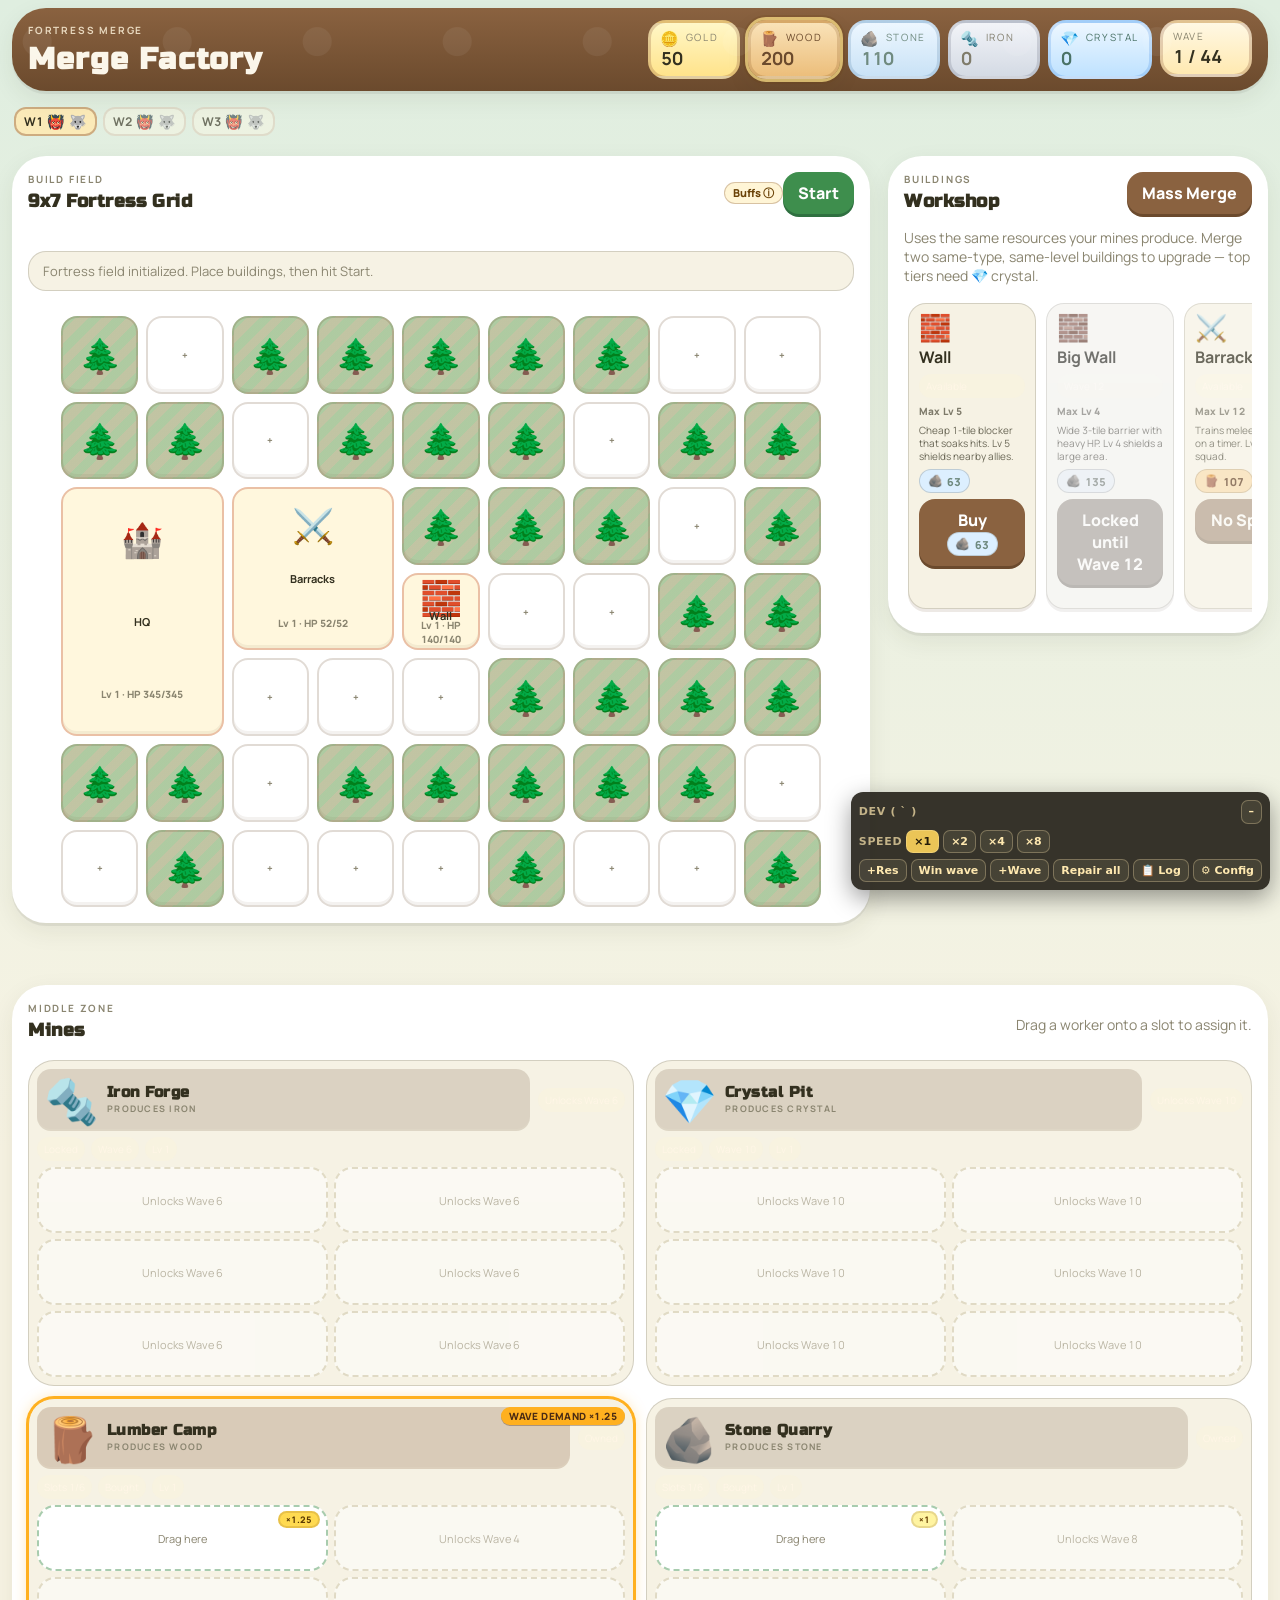
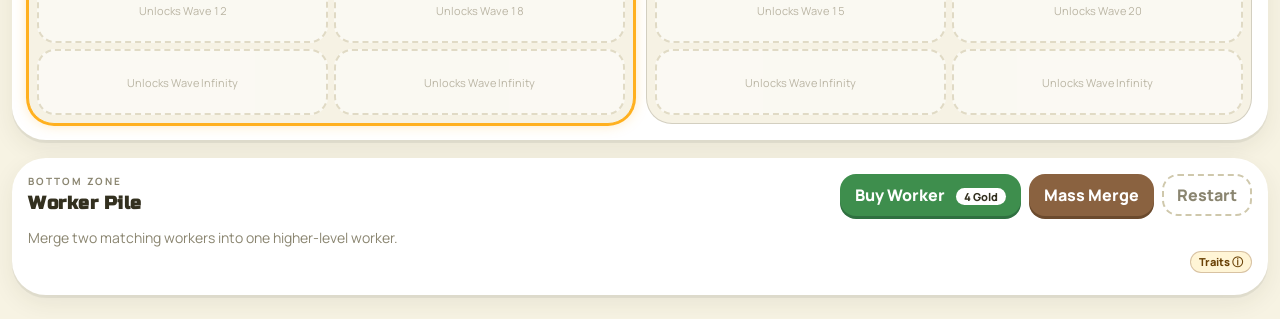
<file: index.html>
<!DOCTYPE html>
<html lang="ru">
<head>
  <meta charset="UTF-8">
  <meta name="viewport" content="width=device-width, initial-scale=1.0">
  <title>Fortress Merge Factory Prototype</title>
  <link rel="icon" href="data:,">
  <link rel="preconnect" href="https://fonts.googleapis.com">
  <link rel="preconnect" href="https://fonts.gstatic.com" crossorigin>
  <link href="https://fonts.googleapis.com/css2?family=Russo+One&family=Manrope:wght@400;500;700;800&display=swap" rel="stylesheet">
  <link rel="stylesheet" href="./styles.css">
</head>
<body>
  <div id="fxLayer" class="fx-layer" aria-hidden="true"></div>
  <div id="screenDeck" class="screen-deck show-bottom">
    <section id="fortressScreen" class="game-screen fortress-screen" aria-label="Fortress building screen">
      <div class="app-shell fortress-shell">
        <header class="topbar fortress-topbar">
          <div>
            <p class="eyebrow">Fortress Merge</p>
            <h1 id="gameTitle" title="Press E for cheats">Merge Factory</h1>
          </div>
          <div class="resource-bar">
            <div id="selectedUnitChip" class="resource-chip selection-chip is-empty">
              <div class="resource-chip-top">
                <span class="resource-icon selection-icon" aria-hidden="true"></span>
                <span class="resource-label">Selected</span>
              </div>
              <strong id="selectedUnitValue">None</strong>
              <span id="selectedUnitHint" class="selection-hint">Tap a unit to choose it.</span>
            </div>
            <div id="resourceList" class="resource-list"></div>
            <div class="resource-chip">
              <span class="resource-label">Wave</span>
              <strong id="waveValue">0 / 0</strong>
            </div>
          </div>
          <div id="cheatPanel" class="cheat-panel" hidden>
            <span class="resource-label">Cheats</span>
            <button id="grantResourcesButton" class="secondary-button" type="button">+1000 resources</button>
          </div>
        </header>
        <div class="wave-telegraph" id="waveTelegraph"></div>

        <main class="fortress-layout">
          <section class="panel fortress-panel">
            <div class="panel-header">
              <div>
                <p class="eyebrow">Build Field</p>
                <h2>9x7 Fortress Grid</h2>
              </div>
              <div class="fortress-actions">
                <button id="fortressBuffsButton" class="info-chip" type="button" aria-expanded="false" aria-controls="fortressBuffsPanel">Buffs ⓘ</button>
                <button id="fortressFightButton" class="primary-button" type="button">To Battle</button>
                <button id="fortressGiveUpButton" class="danger-button" type="button" hidden>Give Up</button>
              </div>
            </div>
            <p id="fortressMessage" class="battle-log">Clear space, place buildings, then send prepared units to battle.</p>
            <div id="bossHpBar" class="boss-hp-bar" hidden></div>
            <div id="fortressField" class="fortress-field" aria-label="Fortress build field"></div>
            <div id="unplacedTray" class="unplaced-tray" hidden></div>
            <div id="trayActions" class="tray-actions" hidden>
              <button id="trayMassMergeButton" class="secondary-button">Mass Merge</button>
            </div>
          </section>
          <section class="panel fortress-shop-panel">
            <div class="panel-header">
              <div>
                <p class="eyebrow">Buildings</p>
                <h2>Workshop</h2>
              </div>
              <div class="reserve-actions">
                <button id="fortressMassMergeButton" class="secondary-button">Mass Merge</button>
              </div>
            </div>
            <p class="panel-note">Uses the same resources your mines produce. Merge two same-type, same-level buildings to upgrade — top tiers need 💎 crystal.</p>
            <div id="fortressShop" class="fortress-shop"></div>
          </section>
        </main>
      </div>
    </section>

    <section id="productionScreen" class="game-screen production-screen" aria-label="Production screen">
      <div class="app-shell">
        <main class="layout-grid">
          <section class="middle-row">
            <section class="panel mines-panel">
          <div class="panel-header">
            <div>
              <p class="eyebrow">Middle Zone</p>
              <h2>Mines</h2>
            </div>
            <p class="panel-note">Drag a worker onto a slot to assign it.</p>
          </div>
          <div id="minesGrid" class="mines-grid"></div>
        </section>

      </section>

      <section class="panel reserve-panel">
        <div class="panel-header">
          <div>
            <p class="eyebrow">Bottom Zone</p>
            <h2>Worker Pile</h2>
          </div>
          <div class="reserve-actions">
            <button id="buyUnitButton" class="primary-button">Buy Worker</button>
            <button id="massMergeButton" class="secondary-button">Mass Merge</button>
            <button id="restartButton" class="ghost-button">Restart</button>
          </div>
        </div>
        <div class="reserve-note">
          <span class="reserve-note-text">Merge two matching workers into one higher-level worker.</span>
        </div>
        <div class="reserve-info-row">
          <button id="traitInfoButton" class="info-chip" type="button" aria-expanded="false" aria-controls="traitInfoPanel">Traits ⓘ</button>
        </div>
        <div id="reserveZone" class="reserve-zone"></div>
      </section>
        </main>
      </div>
    </section>
  </div>

  <!-- Kept as a body-level sibling so `position: fixed` is measured against the
       viewport, not the transformed `.screen-deck` (which uses translateY for the
       swipe transition and would otherwise offset any fixed descendant). -->
  <div id="traitInfoPanel" class="trait-info-panel" hidden></div>
  <div id="fortressBuffsPanel" class="trait-info-panel" hidden></div>

  <div id="upgradeOverlay" class="upgrade-overlay" hidden>
    <section class="upgrade-card" aria-label="Choose reward">
      <p class="eyebrow">Victory Reward</p>
      <h2>Choose a Reward</h2>
      <div id="upgradeChoices" class="upgrade-choices"></div>
    </section>
  </div>

  <div id="capstoneOverlay" class="upgrade-overlay" hidden>
    <section class="upgrade-card" aria-label="Choose worker capstone">
      <p class="eyebrow">Max Level Worker</p>
      <h2>Choose a Capstone</h2>
      <div id="capstoneChoices" class="upgrade-choices"></div>
    </section>
  </div>

  <div id="runEndOverlay" class="upgrade-overlay" hidden>
    <section class="upgrade-card run-end-card" aria-label="Run complete">
      <p class="eyebrow">Fortress Run</p>
      <h2 id="runEndTitle">Prototype Complete</h2>
      <p id="runEndText">The fortress survived every wave.</p>
      <button id="runEndRestartButton" class="primary-button" type="button">Start Again</button>
    </section>
  </div>

  <script type="module" src="./js/main.js"></script>
</body>
</html>
</file>
<file: styles.css>
:root {
  /* Dairy-farm palette: soft green/cream background, muted wood panels, calmer accents. */
  --bg-top: #dfeee0;
  --bg-bottom: #f7f3e3;
  --paper: #ffffff;
  --paper-strong: #f6f2e4;
  --panel-red: #c0553a;
  --panel-red-dark: #9a4028;
  --panel-wood: #8a6240;
  --panel-earth: #6b4a2d;
  --field-sand: #f2b24c;
  --field-sand-dark: #d99b2f;
  --field-dirt: #8a6240;
  --field-dirt-dark: #6b4a2d;
  --text: #33301f;
  --muted: #8a8570;
  --line: rgba(51, 48, 31, 0.18);
  --gold: #f2b24c;
  --green: #3e8e4d;
  --green-dark: #2f7040;
  --blue: #4a7ca7;
  --red: #c0553a;
  --stone: #a0b4a8;
  --stone-deep: #6f8a7f;
  --wood: #8a6240;
  --wood-deep: #6b4a2d;
  --crystal: #7aa89a;
  --crystal-deep: #4a7266;
  --iron: #b9b4a0;
  --iron-deep: #7f7b6a;
  --shadow: 0 3px 0 rgba(0, 0, 0, 0.06), 0 8px 24px rgba(51, 48, 31, 0.08);
}

* {
  box-sizing: border-box;
}

body {
  margin: 0;
  min-height: 100vh;
  font-family: "Manrope", sans-serif;
  font-variant-numeric: tabular-nums;
  color: var(--text);
  background: linear-gradient(180deg, var(--bg-top) 0%, var(--bg-bottom) 60%);
  /* Single continuous page scrolls vertically (was `overflow: hidden` when the swipe deck
     handled its own scroll). Keep the x-axis clipped so nothing forces a sideways scroll. */
  overflow-x: hidden;
}

button {
  font: inherit;
  cursor: pointer;
  border: 0;
}

.app-shell {
  position: relative;
  z-index: 1;
  width: min(1440px, calc(100vw - 24px));
  margin: 0 auto;
  padding: 8px 0 24px;
}

.fx-layer {
  position: fixed;
  inset: 0;
  pointer-events: none;
  z-index: 20;
}

h1,
h2,
h3 {
  margin: 0;
  font-family: "Russo One", sans-serif;
  letter-spacing: 0.03em;
  color: var(--text);
}

h1 {
  font-size: clamp(22px, 2.6vw, 30px);
  letter-spacing: 0.04em;
}

h2 {
  font-size: 18px;
}

h3 {
  font-size: 15px;
}

.eyebrow {
  margin: 0 0 4px;
  color: var(--muted);
  font-size: 10px;
  font-weight: 700;
  text-transform: uppercase;
  letter-spacing: 0.18em;
}

.topbar,
.panel,
.resource-chip,
.mine-card,
.unit-card {
  position: relative;
  overflow: hidden;
}

.topbar,
.panel {
  border-radius: 34px;
  box-shadow: var(--shadow);
}

.topbar {
  position: sticky;
  top: 8px;
  z-index: 12;
  display: flex;
  justify-content: space-between;
  gap: 14px;
  align-items: center;
  padding: 12px 16px;
  background: linear-gradient(180deg, var(--panel-wood) 0%, var(--panel-earth) 100%);
  backdrop-filter: blur(8px);
  color: #fbf6ea;
}

.topbar .eyebrow {
  color: rgba(255, 244, 220, 0.82);
}

.topbar h1,
.topbar h2,
.topbar h3 {
  color: #fbf6ea;
}

.topbar::after {
  content: "";
  position: absolute;
  inset: 0;
  background-image:
    radial-gradient(circle at 18% 24%, rgba(255, 255, 255, 0.06) 0 14px, transparent 15px),
    radial-gradient(circle at 78% 68%, rgba(0, 0, 0, 0.08) 0 12px, transparent 13px);
  background-size: 140px 140px, 160px 160px;
  pointer-events: none;
}

.panel::after,
.mine-card::after {
  content: none;
}

.resource-bar,
.reserve-actions,
.battle-stats {
  display: flex;
  gap: 8px;
  flex-wrap: wrap;
}

.resource-bar {
  align-items: flex-start;
}

.cheat-panel {
  position: relative;
  z-index: 1;
  display: flex;
  align-items: center;
  gap: 8px;
  padding: 8px 10px;
  border: 3px solid rgba(255, 233, 176, 0.3);
  border-radius: 18px;
  background: rgba(70, 31, 19, 0.34);
  box-shadow: inset 0 -4px 0 rgba(70, 31, 19, 0.14);
}

.cheat-panel[hidden] {
  display: none;
}

.resource-list {
  display: flex;
  gap: 8px;
  flex-wrap: wrap;
}

.resource-chip {
  min-width: 92px;
  padding: 6px 10px;
  border: 3px solid rgba(120, 57, 28, 0.22);
  border-radius: 18px;
  background: linear-gradient(180deg, #fff8e4 0%, #ffe9b1 100%);
  color: var(--text);
}

.resource-chip-top {
  display: flex;
  align-items: center;
  gap: 7px;
  margin-bottom: 1px;
}

.resource-chip strong {
  display: inline-block;
  min-width: 52px;
  font-size: 18px;
  line-height: 1;
}

.resource-chip.is-demand-resource {
  outline: 3px solid rgba(255, 227, 139, 0.72);
  box-shadow: 0 0 0 5px rgba(107, 63, 13, 0.18), var(--shadow);
}

.resource-chip[data-resource-chip="gold"] {
  background: linear-gradient(180deg, #fff7c7 0%, #ffe38b 100%);
}

.resource-chip[data-resource-chip="ore"] {
  background: linear-gradient(180deg, #edf7ff 0%, #c9e2f6 100%);
  border-color: rgba(93, 135, 170, 0.24);
}

.resource-chip[data-resource-chip="ore"] strong,
.resource-chip[data-resource-chip="ore"] .resource-label {
  color: var(--stone-deep);
}

.resource-chip[data-resource-chip="wood"] {
  background: linear-gradient(180deg, #f9e2b8 0%, #ecbe7b 100%);
  border-color: rgba(138, 88, 32, 0.22);
}

.resource-chip[data-resource-chip="wood"] strong,
.resource-chip[data-resource-chip="wood"] .resource-label {
  color: var(--wood-deep);
}

.resource-chip[data-resource-chip="crystal"] {
  background: linear-gradient(180deg, #edf7ff 0%, #bfe2ff 100%);
  border-color: rgba(43, 121, 217, 0.2);
}

.resource-chip[data-resource-chip="crystal"] strong,
.resource-chip[data-resource-chip="crystal"] .resource-label {
  color: var(--crystal-deep);
}

.resource-chip[data-resource-chip="iron"] {
  background: linear-gradient(180deg, #f2f4f8 0%, #d4dae4 100%);
  border-color: rgba(95, 103, 119, 0.22);
}

.wave-telegraph {
  display: flex;
  gap: 6px;
  padding: 4px 2px 8px;
}

.wave-telegraph-chip {
  display: flex;
  align-items: center;
  gap: 4px;
  padding: 3px 8px;
  border: 2px solid rgba(120, 57, 28, 0.18);
  border-radius: 12px;
  background: rgba(255, 248, 228, 0.6);
  font-size: 12px;
  opacity: 0.65;
}

.wave-telegraph-chip.is-current {
  opacity: 1;
  border-color: rgba(120, 57, 28, 0.35);
  background: rgba(255, 233, 177, 0.85);
}

.wave-telegraph-label {
  font-weight: 700;
  color: var(--text);
}

.wave-telegraph-icons {
  font-size: 14px;
  letter-spacing: 1px;
}

.wave-telegraph-boss {
  font-size: 10px;
  font-weight: 800;
  color: #fff;
  background: #b33a2f;
  padding: 1px 5px;
  border-radius: 8px;
}

.boss-hp-bar {
  display: flex;
  flex-direction: column;
  gap: 4px;
  padding: 6px 8px;
  margin-bottom: 6px;
  border: 2px solid rgba(179, 58, 47, 0.4);
  border-radius: 10px;
  background: rgba(40, 12, 10, 0.75);
}

/* `display:flex` above overrides the [hidden] UA default, so an empty boss bar kept reserving
   vertical space and pushed the battle field off-screen on mobile. Force it truly gone when hidden. */
.boss-hp-bar[hidden] {
  display: none;
}

.boss-hp-row {
  display: flex;
  align-items: center;
  gap: 8px;
}

.boss-hp-name {
  font-size: 12px;
  font-weight: 700;
  color: #fff;
  white-space: nowrap;
}

.boss-hp-track {
  flex: 1;
  height: 10px;
  border-radius: 6px;
  background: rgba(255, 255, 255, 0.15);
  overflow: hidden;
}

.boss-hp-track i {
  display: block;
  height: 100%;
  background: #b33a2f;
  transition: width 0.15s linear;
}

.boss-hp-value {
  font-size: 11px;
  color: #fff;
  white-space: nowrap;
}

.resource-chip[data-resource-chip="iron"] strong,
.resource-chip[data-resource-chip="iron"] .resource-label {
  color: var(--iron-deep);
}

.selection-chip {
  min-width: 168px;
  max-width: 220px;
  background: linear-gradient(180deg, #fff8e4 0%, #ffeab9 100%);
}

.selection-chip.is-empty {
  opacity: 0.88;
}

.selection-chip.is-selected {
  border-color: rgba(212, 255, 85, 0.72);
  box-shadow: 0 0 0 4px rgba(212, 255, 85, 0.18);
}

.selection-icon {
  width: 18px;
  height: 18px;
  border-radius: 50%;
  background: linear-gradient(180deg, #ffb84a 0%, #ef8f1d 100%);
  border: 2px solid rgba(130, 71, 22, 0.28);
}

.selection-hint {
  display: block;
  margin-top: 3px;
  font-size: 10px;
  line-height: 1.2;
  color: var(--muted);
}

.resource-label {
  display: block;
  margin-bottom: 3px;
  font-size: 10px;
  letter-spacing: 0.16em;
  text-transform: uppercase;
  color: var(--muted);
}

.resource-icon {
  position: relative;
  flex: 0 0 auto;
  display: inline-block;
  width: 18px;
  height: 18px;
}

.resource-icon-emoji {
  display: inline-flex;
  align-items: center;
  justify-content: center;
  line-height: 1;
  font-size: 15px;
  border: 0;
  background: none;
  transform: none;
  clip-path: none;
}

.resource-icon-emoji::before,
.resource-icon-emoji::after {
  content: none;
}

.mine-resource-icon.resource-icon-emoji {
  font-size: 20px;
}

.gear-cost-icon.resource-icon-emoji {
  font-size: 12px;
}

.slot-progress-icon.resource-icon-emoji {
  font-size: 12px;
}

.mine-passive-icon.resource-icon-emoji {
  font-size: 11px;
}

.resource-fly-icon.resource-icon-emoji {
  font-size: 13px;
}

.resource-icon-gold {
  border-radius: 50%;
  background: radial-gradient(circle at 35% 35%, #fff5b8 0 24%, #ffd447 25% 70%, #d89c10 71% 100%);
  border: 2px solid rgba(148, 97, 4, 0.35);
}

.resource-icon-gold::after {
  content: "";
  position: absolute;
  inset: 3px;
  border-radius: 50%;
  border: 2px solid rgba(255, 240, 170, 0.8);
}

.resource-icon-ore {
  background: linear-gradient(135deg, #dff1ff 0%, #7ea9ca 100%);
  border-radius: 6px;
  border: 2px solid rgba(67, 104, 136, 0.35);
  transform: rotate(-18deg);
}

.resource-icon-wood {
  width: 20px;
  height: 12px;
  margin-top: 3px;
  border-radius: 999px;
  background: linear-gradient(180deg, #d39a55 0%, #9e6326 100%);
  border: 2px solid rgba(106, 65, 23, 0.35);
}

.resource-icon-wood::before,
.resource-icon-wood::after {
  content: "";
  position: absolute;
  top: 1px;
  bottom: 1px;
  width: 2px;
  background: rgba(124, 74, 22, 0.42);
  border-radius: 2px;
}

.resource-icon-wood::before {
  left: 6px;
}

.resource-icon-wood::after {
  right: 6px;
}

.resource-icon-crystal {
  width: 16px;
  height: 20px;
  background: linear-gradient(180deg, #f6fcff 0%, #6ab6ff 100%);
  clip-path: polygon(50% 0, 100% 34%, 84% 100%, 18% 100%, 0 38%);
  border: 2px solid rgba(35, 107, 188, 0.3);
}

.resource-icon-iron {
  width: 18px;
  height: 12px;
  margin-top: 3px;
  border-radius: 4px;
  background: linear-gradient(180deg, #eef1f6 0%, #a0a9b8 100%);
  border: 2px solid rgba(82, 91, 110, 0.35);
}

.layout-grid {
  display: grid;
  gap: 18px;
  margin-top: 12px;
}

.middle-row {
  position: relative;
  display: grid;
  grid-template-columns: minmax(0, 1fr);
  grid-template-areas: "mines";
  gap: 18px;
  align-items: start;
  padding-top: 18px;
}

.middle-row::before,
.middle-row::after {
  content: none;
}

.mines-panel {
  grid-area: mines;
}

.panel {
  padding: 16px;
  background: var(--paper);
  color: var(--text);
}

.panel-header {
  display: flex;
  justify-content: space-between;
  gap: 12px;
  align-items: flex-start;
  margin-bottom: 12px;
}

.panel-note,
.reserve-note,
.battle-stats,
.battle-log {
  color: var(--muted);
  font-size: 14px;
}

.reserve-info-row {
  display: flex;
  justify-content: flex-end;
  margin: 4px 0 6px;
}

.info-chip {
  margin-left: 8px;
  padding: 2px 8px;
  border-radius: 999px;
  border: 1px solid rgba(115, 63, 28, 0.28);
  background: rgba(255, 227, 139, 0.35);
  color: #6a4207;
  font-size: 11px;
  font-weight: 800;
  cursor: pointer;
}

.info-chip:hover { background: rgba(255, 227, 139, 0.6); }

.trait-info-panel[hidden] { display: none; }

.trait-info-panel {
  position: fixed;
  z-index: 60;
  width: min(320px, calc(100vw - 12px));
  max-height: calc(100vh - 24px);
  overflow-y: auto;
  padding: 12px 14px;
  border-radius: 12px;
  background: rgba(255, 250, 235, 0.98);
  border: 1px solid rgba(107, 74, 45, 0.2);
  box-shadow: 0 12px 24px rgba(51, 48, 31, 0.22);
  color: var(--text);
  font-size: 12px;
  line-height: 1.35;
  display: grid;
  gap: 8px;
}

.trait-info-close {
  position: absolute;
  top: 6px;
  right: 8px;
  background: none;
  border: 0;
  padding: 4px 6px;
  font-size: 16px;
  cursor: pointer;
  color: var(--muted);
}

.trait-info-hint { margin: 0; color: var(--muted); }

.trait-info-row {
  display: grid;
  grid-template-columns: 32px 1fr;
  gap: 8px;
  align-items: center;
}

.trait-info-row .unit-trait {
  min-width: 26px;
  min-height: 20px;
  font-size: 11px;
}

.trait-info-row strong { display: block; margin-bottom: 2px; }

.trait-info-row p { margin: 0; color: var(--muted); font-size: 11px; }

.battle-stats {
  justify-content: flex-end;
}

.battle-stats span {
  display: inline-block;
  min-width: 150px;
}

.battle-log {
  padding: 10px 14px;
  border-radius: 18px;
  background: var(--paper-strong);
  border: 1px solid var(--line);
  color: var(--muted);
  font-size: 13px;
}

.mines-grid {
  display: grid;
  grid-template-columns: repeat(2, minmax(0, 1fr));
  gap: 12px;
}

.mines-grid > .mine-card:nth-child(1) {
  order: 3;
}

.mines-grid > .mine-card:nth-child(2) {
  order: 4;
}

.mines-grid > .mine-card:nth-child(3) {
  order: 1;
}

.mines-grid > .mine-card:nth-child(4) {
  order: 2;
}

.mine-card {
  position: relative;
  border-radius: 26px;
  padding: 8px;
  background: var(--paper-strong);
  color: var(--text);
  border: 1px solid var(--line);
}

.mine-card.is-demand-resource {
  border-color: #ffb01f;
  background: linear-gradient(180deg, #fff2c2 0%, #ffe08a 100%);
  box-shadow: 0 0 0 2px #ffb01f, 0 0 14px rgba(255, 176, 31, 0.35);
}

.mine-card.is-demand-resource .mine-title-wrap {
  background: rgba(115, 63, 28, 0.22);
}

.mine-card[data-resource-key="ore"],
.mine-card[data-resource-key="wood"],
.mine-card[data-resource-key="crystal"],
.mine-card[data-resource-key="iron"] {
  background: var(--paper-strong);
}

.mine-head {
  display: flex;
  justify-content: space-between;
  align-items: center;
  gap: 8px;
  margin-bottom: 6px;
}

.mine-title-wrap {
  flex: 1 1 auto;
  display: flex;
  align-items: stretch;
  min-width: 0;
  padding: 5px 8px;
  border-radius: 14px;
  background: rgba(74, 43, 20, 0.16);
  box-shadow: inset 0 -2px 0 rgba(255, 248, 229, 0.08);
}

.mine-title {
  display: flex;
  align-items: center;
  gap: 10px;
  min-width: 0;
  width: 100%;
}

.mine-title-text {
  display: grid;
  gap: 1px;
  min-width: 0;
}

.mine-resource-icon {
  width: 52px;
  height: 52px;
  flex: 0 0 auto;
}

.mine-resource-icon.resource-icon-emoji {
  font-size: 44px;
}

.mine-head .secondary-button {
  flex: 0 1 auto;
  min-width: 0;
  white-space: nowrap;
  text-align: center;
  line-height: 1.1;
  display: inline-flex;
  align-items: center;
  gap: 6px;
}

.mine-buy-button {
  white-space: normal;
  justify-content: center;
  text-align: center;
  flex-wrap: wrap;
  gap: 4px 6px;
}

.btn-cost {
  display: inline-flex;
  align-items: center;
  gap: 3px;
  padding: 2px 6px;
  border-radius: 999px;
  background: rgba(255, 248, 229, 0.72);
  color: #6d460b;
  font-size: 11px;
  font-weight: 800;
  line-height: 1;
}

.btn-cost-icon {
  width: 12px;
  height: 12px;
}

.btn-cost-icon.resource-icon-emoji {
  font-size: 11px;
}

.mine-title h3 {
  font-size: 15px;
  line-height: 1.05;
}

.mine-title-wrap .eyebrow {
  margin-bottom: 0;
  font-size: 9px;
  letter-spacing: 0.14em;
}

.mine-stats {
  display: flex;
  gap: 6px;
  flex-wrap: wrap;
  margin-bottom: 6px;
}

.tag {
  padding: 5px 7px;
  border-radius: 999px;
  background: rgba(255, 242, 205, 0.18);
  font-size: 10px;
  color: #fff6e6;
}

.demand-tag {
  position: absolute;
  top: 8px;
  right: 8px;
  z-index: 2;
  background: #ffb01f;
  color: #4a2b14;
  font-weight: 900;
  text-transform: uppercase;
  letter-spacing: 0.04em;
  padding: 2px 8px;
  border-radius: 999px;
  box-shadow: 0 1px 0 rgba(74, 43, 20, 0.35);
}
.mine-card.is-demand-resource .mine-title h3 { padding-right: 140px; }

.mine-slots {
  display: grid;
  grid-template-columns: repeat(2, minmax(0, 1fr));
  gap: 6px;
}

.slot {
  min-height: 66px;
  border: 2px dashed #cfc8ac;
  border-radius: 18px;
  padding: 6px;
  background: var(--paper);
}

.slot-filled {
  padding: 4px 4px 6px;
}

.slot.is-open {
  border-color: rgba(62, 142, 77, 0.45);
}

.slot.is-locked {
  opacity: 0.55;
}

.slot-placeholder {
  display: flex;
  height: 100%;
  align-items: center;
  justify-content: center;
  text-align: center;
  color: var(--muted);
  font-size: 11px;
}

.slot-action {
  width: 100%;
  min-height: 100%;
  padding: 7px 8px;
  border-radius: 14px;
  display: flex;
  align-items: center;
  justify-content: center;
  flex-wrap: wrap;
  gap: 4px 5px;
  line-height: 1.1;
  font-size: 10px;
}

.slot.is-buyable {
  border-color: rgba(145, 108, 18, 0.45);
  background: linear-gradient(180deg, #fffdf2 0%, #fff4cf 100%);
}

.primary-button,
.secondary-button,
.ghost-button {
  padding: 10px 15px;
  border-radius: 16px;
  transition: transform 120ms ease, filter 120ms ease;
  font-weight: 800;
}

.primary-button:hover,
.secondary-button:hover,
.ghost-button:hover {
  transform: translateY(-1px);
  filter: brightness(1.02);
}

.primary-button:disabled,
.secondary-button:disabled,
.ghost-button:disabled {
  cursor: not-allowed;
  opacity: 0.55;
  transform: none;
  filter: grayscale(0.2);
}

.primary-button {
  color: #fff;
  background: var(--green);
  box-shadow: 0 3px 0 var(--green-dark);
}

.danger-button {
  padding: 10px 15px;
  border-radius: 16px;
  font-weight: 800;
  color: #fff;
  background: #c0392b;
  box-shadow: 0 3px 0 #7c1e14;
  transition: transform 120ms ease, filter 120ms ease;
}

.danger-button:hover {
  transform: translateY(-1px);
  filter: brightness(1.06);
}

.danger-button[hidden] {
  display: none;
}

.button-cost {
  display: inline-block;
  margin-left: 8px;
  padding: 3px 8px;
  border-radius: 999px;
  background: var(--paper);
  color: var(--text);
  font-size: 11px;
  font-weight: 800;
  line-height: 1;
}

.secondary-button {
  color: #fff;
  background: var(--panel-wood);
  box-shadow: 0 3px 0 var(--panel-earth);
}

#showProductionButton {
  position: relative;
  overflow: visible;
}

#showProductionButton.has-rested::after {
  content: "⚡";
  position: absolute;
  top: -8px;
  right: -8px;
  font-size: 12px;
  line-height: 1;
  padding: 3px 4px;
  border-radius: 999px;
  background: rgba(120, 200, 255, 0.95);
  box-shadow: 0 1px 3px rgba(0, 0, 0, 0.35);
  animation: rested-badge-pulse 1.4s ease-in-out infinite;
}

@keyframes rested-badge-pulse {
  0%, 100% { transform: scale(1); }
  50% { transform: scale(1.18); }
}

/* Rested workers waiting: the whole button glows so it's hard to miss, not just the corner badge. */
#showProductionButton.has-rested {
  background: linear-gradient(180deg, #3f86b8, var(--panel-wood));
  animation: production-cta-pulse 1.3s ease-in-out infinite;
}

@keyframes production-cta-pulse {
  0%, 100% { box-shadow: 0 3px 0 var(--panel-earth), 0 0 0 0 rgba(120, 200, 255, 0); }
  50% { box-shadow: 0 3px 0 var(--panel-earth), 0 0 16px 4px rgba(120, 200, 255, 0.85); }
}

.mine-card[data-resource-key="ore"] .secondary-button,
.mine-card[data-resource-key="wood"] .secondary-button,
.mine-card[data-resource-key="crystal"] .secondary-button,
.mine-card[data-resource-key="iron"] .secondary-button {
  background: var(--panel-wood);
  color: #fff;
  box-shadow: 0 3px 0 var(--panel-earth);
}

.ghost-button {
  color: var(--muted);
  background: transparent;
  border: 2px dashed #cfc8ac;
  box-shadow: none;
  padding: 8px 13px;
}

.ghost-button:hover:not(:disabled) {
  background: var(--paper-strong);
  transform: none;
}

.gear-cost-pill {
  display: inline-flex;
  align-items: center;
  gap: 5px;
  padding: 4px 8px;
  border-radius: 999px;
  border: 1px solid var(--line);
  background: var(--paper);
  color: var(--text);
  font-size: 11px;
  font-weight: 800;
  line-height: 1;
}

.gear-cost-icon {
  width: 14px;
  height: 14px;
}

.gear-cost-free {
  font-size: 11px;
  font-weight: 800;
  color: var(--green-dark);
}

.gear-cost-gold {
  color: #8a5b07;
  background: #fff2aa;
}

.gear-cost-wood {
  color: var(--wood-deep);
  background: #f8ddb0;
}

.gear-cost-ore {
  color: var(--stone-deep);
  background: #dcefff;
}

.gear-cost-crystal {
  color: var(--crystal-deep);
  background: #d8edff;
}

.gear-cost-iron {
  color: var(--iron-deep);
  background: #e4e8ef;
}

.reserve-zone {
  display: grid;
  grid-template-columns: repeat(auto-fill, minmax(96px, 1fr));
  gap: 8px;
  align-items: start;
}

.unit-card {
  --shirt: #39a0ff;
  --shirt-dark: #2c73bf;
  --hair: #7a4d24;
  --hair-dark: #5f3716;
  --weapon: #8e6c49;
  position: relative;
  border-radius: 24px;
  padding: 10px 10px 12px;
  border: 3px solid rgba(115, 63, 28, 0.16);
  background: linear-gradient(180deg, #fff8e5 0%, #fee8b3 100%);
  box-shadow: 0 8px 0 rgba(125, 76, 25, 0.12);
  transform-origin: center bottom;
  cursor: pointer;
}

.compact-card {
  padding: 2px 2px 0;
  border: 0;
  border-radius: 0;
  background: transparent;
  box-shadow: none;
  min-height: 0;
}

.unit-card[data-gear="sword"] {
  --shirt: #5a8cff;
  --shirt-dark: #3d67cb;
  --weapon: #b88844;
}

.unit-card[data-gear="bow"] {
  --shirt: #7fd13c;
  --shirt-dark: #5c9e24;
  --weapon: #9f6d32;
}

.unit-card[data-gear="armor"] {
  --shirt: #f0bd2f;
  --shirt-dark: #ce9720;
  --weapon: #6d7f95;
}

.unit-card[data-gear="worker"] {
  --shirt: #4db3ff;
  --shirt-dark: #3086cf;
  --weapon: #6b7786;
}

.unit-card[data-gear="enemy"] {
  --shirt: #f15262;
  --shirt-dark: #cb3647;
  --hair: #583415;
  --hair-dark: #3f220d;
  --weapon: #9c7448;
}

.unit-card[draggable="true"] {
  cursor: grab;
}

.unit-card.reserve-card {
  animation: pop-in 180ms ease;
}

.unit-card.is-hit .unit-icon {
  animation: hit-flash 90ms ease;
}

.unit-card.is-shifted .unit-icon {
  filter: drop-shadow(0 5px 0 rgba(76, 42, 19, 0.12)) drop-shadow(0 0 10px rgba(255, 205, 69, 0.7));
}

/* The mine SLOT glows gold while its worker is on Shift — draws the eye to where resources pour in. */
.slot.slot-shifting {
  box-shadow: inset 0 0 0 2px rgba(255, 205, 69, 0.9), 0 0 12px 2px rgba(255, 205, 69, 0.55);
  background: radial-gradient(circle at 50% 40%, rgba(255, 224, 130, 0.35), transparent 70%);
  animation: slot-shift-glow 1s ease-in-out infinite;
}

@keyframes slot-shift-glow {
  0%, 100% { box-shadow: inset 0 0 0 2px rgba(255, 205, 69, 0.7), 0 0 8px 1px rgba(255, 205, 69, 0.4); }
  50% { box-shadow: inset 0 0 0 2px rgba(255, 214, 90, 1), 0 0 18px 4px rgba(255, 205, 69, 0.8); }
}

.unit-badges {
  display: flex;
  flex-direction: column;
  align-items: flex-start;
  gap: 3px;
}

.unit-badges-row {
  display: flex;
  align-items: center;
  gap: 3px;
  flex-wrap: wrap;
}

.unit-level-badge {
  position: relative;
  display: inline-flex;
  align-items: center;
  justify-content: center;
  min-width: 26px;
  min-height: 22px;
  padding: 3px 8px;
  border-radius: 999px;
  background: linear-gradient(180deg, #ffe38b 0%, #ffcd45 100%);
  border: 2px solid rgba(115, 63, 28, 0.28);
  color: #6a4207;
  font-size: 11px;
  font-weight: 800;
  line-height: 1;
}

/* Capstone marker: a star pinned to the level badge (full name/effect live in the popover). */
.unit-capstone-star {
  position: absolute;
  top: -7px;
  right: -7px;
  display: inline-flex;
  align-items: center;
  justify-content: center;
  width: 15px;
  height: 15px;
  border-radius: 999px;
  background: radial-gradient(circle at 50% 40%, #fff2c2 0%, #ffbf3c 70%);
  border: 1.5px solid rgba(115, 63, 28, 0.4);
  color: #7a4a00;
  font-size: 10px;
  line-height: 1;
  pointer-events: auto;
}

.unit-trait {
  display: inline-flex;
  align-items: center;
  justify-content: center;
  min-width: 22px;
  min-height: 20px;
  padding: 2px 5px;
  border-radius: 999px;
  border: 2px solid rgba(76, 42, 19, 0.14);
  background: rgba(255, 255, 255, 0.82);
  color: #6a4207;
  font-size: 10px;
  font-weight: 900;
  line-height: 1;
}

.unit-trait-yield {
  background: #e5f7cc;
}

.unit-trait-rush {
  background: #dcefff;
}

.unit-character {
  position: relative;
  height: 76px;
  margin: 4px 0 6px;
}

.compact-card .unit-character {
  height: 64px;
  margin: 0;
}

.compact-card .unit-shadow {
  width: 42px;
  height: 12px;
}

.unit-shadow {
  position: absolute;
  left: 50%;
  bottom: 8px;
  width: 48px;
  height: 14px;
  transform: translateX(-50%);
  border-radius: 50%;
  background: rgba(106, 73, 34, 0.18);
}

.unit-icon {
  position: absolute;
  left: 50%;
  bottom: 8px;
  z-index: 6;
  display: flex;
  min-width: 58px;
  height: 58px;
  transform: translateX(-50%);
  align-items: center;
  justify-content: center;
  border: 0;
  border-radius: 0;
  background: transparent;
  box-shadow: none;
  filter: drop-shadow(0 5px 0 rgba(76, 42, 19, 0.12));
}

.unit-icon-main {
  font-size: 42px;
  line-height: 1;
}

.unit-ui {
  padding: 8px 10px 10px;
  border-radius: 18px;
  background: rgba(255, 255, 255, 0.7);
}

.compact-card .unit-ui {
  display: none;
}

.compact-caption {
  display: block;
  margin: -2px auto 0;
  width: max-content;
  max-width: 82px;
  padding: 3px 6px;
  border-radius: 999px;
  background: rgba(255, 248, 229, 0.96);
  border: 2px solid rgba(114, 63, 28, 0.14);
  color: var(--text);
  font-size: 8px;
  font-weight: 700;
  text-align: center;
  white-space: nowrap;
  overflow: hidden;
  text-overflow: ellipsis;
}

.mine-passive {
  display: inline-flex;
  align-items: center;
  gap: 5px;
  padding: 3px 8px 3px 6px;
  border-radius: 999px;
  background: rgba(30, 18, 8, 0.34);
  border: 1px solid rgba(255, 233, 176, 0.28);
  pointer-events: none;
}

.mine-passive-icon {
  width: 12px;
  height: 12px;
  flex: 0 0 auto;
}

.mine-passive-icon.resource-icon-emoji {
  font-size: 11px;
}

.mine-passive-bar {
  position: relative;
  width: 36px;
  height: 6px;
  border-radius: 999px;
  overflow: hidden;
  background: rgba(74, 46, 22, 0.42);
  border: 1px solid rgba(255, 233, 176, 0.22);
}

.mine-passive-fill {
  position: absolute;
  left: 0;
  top: 0;
  bottom: 0;
  height: 100%;
  width: 0%;
  border-radius: inherit;
  background: linear-gradient(90deg, #ffe38b 0%, #ffcd45 100%);
  transition: width 120ms linear;
}

.mine-passive-fill.is-resetting {
  transition: none;
}

.slot {
  position: relative;
}

.slot-bonus {
  position: absolute;
  top: 4px;
  right: 6px;
  z-index: 2;
  padding: 2px 6px;
  border-radius: 999px;
  background: rgba(255, 244, 154, 0.92);
  border: 2px solid rgba(115, 63, 28, 0.16);
  color: #6d460b;
  font-size: 9px;
  font-weight: 800;
  line-height: 1;
  pointer-events: none;
}

.slot-bonus.is-demand {
  background: rgba(255, 218, 78, 0.98);
  color: #5a3904;
}

.slot-progress {
  display: flex;
  align-items: center;
  gap: 5px;
  width: 100%;
  margin: 4px auto 0;
}

.slot-progress-icon {
  width: 14px;
  height: 14px;
  flex: 0 0 auto;
}

.slot-progress-bar {
  flex: 1 1 auto;
  height: 8px;
  border-radius: 999px;
  overflow: hidden;
  background: rgba(76, 46, 22, 0.24);
  border: 2px solid rgba(114, 63, 28, 0.14);
}

.slot-progress-fill {
  height: 100%;
  border-radius: inherit;
  transition: width 120ms linear;
  background: linear-gradient(90deg, #fff6df 0%, #ffe4a0 100%);
}

.slot-progress-fill.is-resetting {
  transition: none;
}

.slot-progress-fill-wood {
  background: linear-gradient(90deg, #ffe1a6 0%, #efb75b 100%);
}

.slot-progress-fill-ore {
  background: linear-gradient(90deg, #eff8ff 0%, #8bb8d8 100%);
}

.slot-progress-fill-crystal {
  background: linear-gradient(90deg, #f4fbff 0%, #73c2ff 100%);
}

.slot-progress-fill-iron {
  background: linear-gradient(90deg, #f4f6f9 0%, #a8b1c0 100%);
}

.shift-toggle {
  width: 100%;
  margin-top: 4px;
  padding: 4px 6px;
  border-radius: 999px;
  background: rgba(255, 248, 229, 0.94);
  border: 2px solid rgba(114, 63, 28, 0.16);
  color: var(--text);
  font-size: 9px;
  font-weight: 900;
  line-height: 1;
}

.shift-toggle.is-committed {
  background: #ffe38b;
  border-color: rgba(115, 63, 28, 0.3);
}

.shift-toggle:disabled {
  opacity: 0.72;
  cursor: not-allowed;
}

.unit-status-badge {
  display: inline-flex;
  align-items: center;
  justify-content: center;
  min-width: 20px;
  min-height: 18px;
  padding: 1px 4px;
  border-radius: 999px;
  border: 1px solid rgba(76, 42, 19, 0.14);
  font-size: 11px;
  line-height: 1;
}

.unit-status-badge.is-rested { background: #fff2b8; }
.unit-status-badge.is-shift { background: #ffcd45; }
.unit-status-badge.is-depleted { background: rgba(150, 150, 150, 0.22); opacity: 0.7; }

.unit-card.is-rested .unit-icon-main {
  filter: drop-shadow(0 0 4px rgba(255, 205, 69, 0.6));
}

.compact-card .unit-status-badge {
  min-width: 14px;
  min-height: 14px;
  padding: 0 2px;
  font-size: 8px;
}

@media (max-width: 640px) {
  .compact-card .unit-status-badge {
    min-width: 12px;
    min-height: 12px;
    font-size: 7px;
  }
}

.unit-traits {
  display: flex;
  flex-wrap: wrap;
  gap: 2px;
  margin-top: 2px;
}

.compact-card .compact-traits {
  display: flex;
  justify-content: center;
  gap: 3px;
  margin: 2px auto 0;
  padding: 0 4px;
  max-width: 100%;
}

.compact-card .compact-traits .unit-trait {
  min-width: 16px;
  min-height: 14px;
  padding: 1px 4px;
  font-size: 9px;
  border-width: 1px;
  letter-spacing: -0.02em;
  gap: 1px;
}

@media (max-width: 640px) {
  .compact-card .unit-badges {
    display: contents;
  }
  .compact-card .unit-badges-row {
    display: contents;
  }
  .compact-card .unit-level-badge {
    position: absolute;
    bottom: 2px;
    right: 2px;
    z-index: 3;
    min-width: 14px;
    min-height: 12px;
    padding: 0 4px;
    font-size: 8px;
    border-width: 1px;
  }
  .compact-card .unit-status-badge {
    position: absolute;
    top: 2px;
    left: 50%;
    transform: translateX(-50%);
    z-index: 3;
  }
  .compact-card .compact-traits {
    position: absolute;
    top: 2px;
    left: 2px;
    margin: 0;
    padding: 0;
    flex-direction: column;
    gap: 1px;
    z-index: 3;
  }
  .compact-card .compact-traits .unit-trait {
    min-width: 10px;
    min-height: 7px;
    padding: 0 2px;
    font-size: 7px;
    line-height: 1;
    gap: 0;
    border-width: 1px;
  }
  .compact-card .compact-traits .unit-trait-icon {
    display: none;
  }
}

.unit-name {
  margin: 0 0 3px;
  font-size: 13px;
  font-weight: 800;
  color: var(--text);
}

.unit-meta {
  display: block;
  font-size: 11px;
  color: var(--muted);
  min-height: 14px;
}

.compact-card .unit-badges {
  position: absolute;
  left: 50%;
  top: -2px;
  width: 82px;
  transform: translateX(-50%);
  z-index: 2;
  gap: 2px;
}

.compact-card .unit-level-badge {
  min-width: 20px;
  min-height: 16px;
  padding: 1px 5px;
  font-size: 9px;
  border-width: 2px;
}

.compact-card .unit-trait {
  min-width: 14px;
  min-height: 14px;
  padding: 0 3px;
  font-size: 8px;
  border-width: 1px;
  letter-spacing: -0.02em;
}

.unit-card.is-hit .unit-icon {
  filter: brightness(1.32) saturate(1.18);
}

.resource-fly {
  position: fixed;
  display: inline-flex;
  align-items: center;
  gap: 4px;
  padding: 0;
  border: 0;
  background: none;
  box-shadow: none;
  border-radius: 0;
  font-size: 16px;
  font-weight: 900;
  line-height: 1;
  color: #3b210b;
  text-shadow:
    0 0 3px rgba(255, 248, 229, 0.9),
    0 1px 0 rgba(255, 248, 229, 0.85),
    0 2px 3px rgba(70, 34, 12, 0.35);
  transform: translate(0, 0) scale(1);
  opacity: 1;
  transition:
    transform 720ms cubic-bezier(0.2, 0.8, 0.2, 1),
    opacity 180ms ease-in 560ms;
  pointer-events: none;
}

.resource-fly-icon {
  width: 18px;
  height: 18px;
}

.resource-fly-icon.resource-icon-emoji {
  font-size: 16px;
}

.resource-fly-text {
  line-height: 1;
}

.resource-fly.resource-gold {
  color: #6a4207;
}

/* In-place "+N" pop shown on the top-panel counter when the source screen is hidden. */
.resource-tick {
  position: fixed;
  transform: translate(-50%, 0);
  font-size: 14px;
  font-weight: 900;
  line-height: 1;
  color: #3b210b;
  text-shadow:
    0 0 3px rgba(255, 248, 229, 0.9),
    0 1px 0 rgba(255, 248, 229, 0.85),
    0 2px 3px rgba(70, 34, 12, 0.35);
  pointer-events: none;
  animation: resource-tick-pop 600ms ease-out forwards;
}

.resource-tick.resource-gold {
  color: #6a4207;
}

.resource-tick.is-shift {
  font-size: 16px;
  color: #0b4a6a;
  text-shadow:
    0 0 5px rgba(120, 200, 255, 0.95),
    0 0 10px rgba(120, 200, 255, 0.7),
    0 1px 0 rgba(255, 255, 255, 0.9);
}

@keyframes resource-tick-pop {
  0% {
    opacity: 0;
    transform: translate(-50%, 2px) scale(0.85);
  }
  25% {
    opacity: 1;
    transform: translate(-50%, -8px) scale(1);
  }
  100% {
    opacity: 0;
    transform: translate(-50%, -18px) scale(0.95);
  }
}

.ranged-shot-line {
  position: fixed;
  height: 4px;
  transform-origin: 0 50%;
  border-radius: 999px;
  background: linear-gradient(90deg, rgba(255, 251, 213, 0), #fff7b7 28%, #ffbe3d 72%, rgba(255, 139, 36, 0));
  box-shadow: 0 0 12px rgba(255, 215, 91, 0.9), 0 0 2px rgba(96, 43, 13, 0.45);
  pointer-events: none;
  opacity: 0;
  animation: ranged-shot 220ms ease-out;
  z-index: 21;
}

.drop-hover {
  outline: 3px solid rgba(212, 255, 85, 0.72);
  background-color: rgba(212, 255, 85, 0.12);
}

.is-disabled-target {
  opacity: 0.8;
  filter: saturate(0.88);
}

.state-win .battle-log {
  color: #d4ff55;
}

.state-lose .battle-log {
  color: #ffd2a4;
}

.upgrade-overlay {
  position: fixed;
  inset: 0;
  z-index: 80;
  display: grid;
  place-items: center;
  padding: 18px;
  background: rgba(43, 30, 20, 0.58);
  backdrop-filter: blur(6px);
}

.upgrade-overlay[hidden] {
  display: none;
}

.upgrade-card {
  width: min(860px, 100%);
  border: 4px solid rgba(114, 63, 28, 0.22);
  border-radius: 20px;
  padding: 22px;
  background: linear-gradient(180deg, #fff7d6 0%, #ffe9af 100%);
  box-shadow: 0 22px 70px rgba(43, 30, 20, 0.34);
  color: var(--text);
}

.upgrade-card h2 {
  margin-bottom: 14px;
  font-size: clamp(24px, 5vw, 42px);
}

.upgrade-choices {
  display: grid;
  grid-template-columns: repeat(3, minmax(0, 1fr));
  gap: 10px;
}

.upgrade-choice-card {
  display: grid;
  align-content: start;
  gap: 8px;
  min-height: 170px;
  border: 2px solid rgba(114, 63, 28, 0.22);
  border-radius: 14px;
  padding: 14px;
  text-align: left;
  background: rgba(255, 255, 255, 0.74);
  color: var(--text);
  box-shadow: 0 5px 0 rgba(114, 63, 28, 0.12);
}

.upgrade-choice-card.reward-permanent {
  border-color: rgba(62, 142, 77, 0.34);
  background: linear-gradient(180deg, rgba(234, 248, 235, 0.98) 0%, rgba(214, 239, 220, 0.94) 100%);
}

.upgrade-choice-card.reward-temporary {
  border-color: rgba(74, 124, 167, 0.34);
  background: linear-gradient(180deg, rgba(233, 243, 252, 0.98) 0%, rgba(214, 231, 247, 0.94) 100%);
}

.upgrade-choice-card.reward-oneShot {
  border-color: rgba(192, 85, 58, 0.34);
  background: linear-gradient(180deg, rgba(252, 239, 232, 0.98) 0%, rgba(248, 221, 210, 0.94) 100%);
}

.reward-card-head {
  display: grid;
  gap: 6px;
}

.reward-category-pill {
  width: fit-content;
  padding: 4px 8px;
  border-radius: 999px;
  background: rgba(43, 30, 20, 0.1);
  color: var(--text);
  font-size: 10px;
  font-weight: 900;
  letter-spacing: 0.12em;
  text-transform: uppercase;
}

.reward-effect {
  font-size: 16px;
  font-weight: 900;
  line-height: 1.2;
}

.reward-duration {
  color: var(--panel-earth);
  font-size: 12px;
  font-weight: 900;
  text-transform: uppercase;
  letter-spacing: 0.12em;
}

.upgrade-choice-card strong {
  font-size: 16px;
}

.upgrade-choice-card p {
  color: var(--muted);
  font-size: 13px;
  font-weight: 800;
  line-height: 1.3;
}

.upgrade-choice-card p {
  margin: 0;
}

@keyframes pop-in {
  from {
    opacity: 0;
    transform: translateY(8px) scale(0.96);
  }
  to {
    opacity: 1;
    transform: translateY(0) scale(1);
  }
}

@keyframes victory-pop {
  from {
    opacity: 0;
    transform: translateY(14px) scale(0.94);
  }
  to {
    opacity: 1;
    transform: translateY(0) scale(1);
  }
}

@keyframes hit-flash {
  0% {
    filter: brightness(1) saturate(1);
  }
  40% {
    filter: brightness(1.42) saturate(1.2) drop-shadow(0 0 10px rgba(255, 244, 154, 0.9));
  }
  100% {
    filter: brightness(1) saturate(1);
  }
}

@keyframes ranged-shot {
  0% {
    opacity: 0;
    filter: brightness(1.4);
  }
  16% {
    opacity: 1;
  }
  100% {
    opacity: 0;
    filter: brightness(0.95);
  }
}

@media (max-width: 1100px) {
  .topbar,
  .panel-header {
    flex-direction: column;
    align-items: stretch;
  }
}

@media (max-width: 720px) {
  body::before,
  body::after {
    display: none;
  }

  .app-shell {
    width: min(100vw - 12px, 100%);
    padding-top: 6px;
  }

  .panel {
    border-radius: 24px;
    padding: 12px;
  }

  .topbar {
    top: 4px;
    flex-direction: column;
    align-items: stretch;
    gap: 6px;
    padding: 6px 10px;
    border-radius: 20px;
  }

  .topbar > div:first-child {
    display: flex;
    align-items: baseline;
    gap: 8px;
    flex-wrap: wrap;
  }

  .topbar .eyebrow {
    display: none;
  }

  .topbar h1 {
    font-size: 20px;
    line-height: 1;
  }

  .resource-bar {
    gap: 4px;
    flex-wrap: wrap;
  }

  .resource-list {
    gap: 4px;
    flex-wrap: wrap;
    flex: 1 1 auto;
  }

  .resource-chip {
    min-width: 0;
    display: inline-flex;
    align-items: center;
    gap: 5px;
    padding: 3px 8px;
    border-radius: 12px;
    border-width: 2px;
  }

  .resource-chip-top {
    margin-bottom: 0;
    gap: 4px;
  }

  .resource-chip[data-resource-chip] .resource-label {
    display: none;
  }

  .resource-chip strong {
    min-width: 0;
    font-size: 13px;
  }

  .resource-icon {
    width: 14px;
    height: 14px;
  }

  .resource-icon-emoji {
    font-size: 12px;
  }

  .selection-chip {
    min-width: 0;
    max-width: 100%;
    padding: 4px 8px;
  }

  .selection-chip .resource-label {
    display: inline-block;
    margin-bottom: 0;
    font-size: 8px;
  }

  .selection-chip .resource-chip-top {
    gap: 5px;
  }

  .selection-chip strong {
    display: inline-block;
    font-size: 11px;
  }

  .selection-hint {
    display: none;
  }

  .middle-row {
    grid-template-columns: minmax(0, 1fr);
    grid-template-areas: "mines";
    gap: 8px;
    padding-top: 30px;
  }

  .middle-row::before {
    left: 8px;
    right: 8px;
    height: 24px;
  }

  .middle-row::after {
    left: 8px;
    right: 8px;
    top: 16px;
  }

  .mines-grid {
    grid-template-columns: repeat(2, minmax(0, 1fr));
    gap: 8px;
  }

  .reserve-zone {
    grid-template-columns: repeat(auto-fill, minmax(58px, 1fr));
    gap: 5px;
  }

  .battle-stats {
    gap: 4px;
    font-size: 10px;
  }

  .battle-stats span {
    min-width: 0;
  }

  .battle-log {
    padding: 5px 8px;
    font-size: 10px;
    line-height: 1.2;
    border-radius: 12px;
  }

  .mine-head {
    gap: 4px;
    margin-bottom: 4px;
    flex-wrap: wrap;
    row-gap: 4px;
  }

  .mine-head .secondary-button {
    flex: 1 0 100%;
    order: 2;
    padding: 4px 8px;
    font-size: 10px;
    border-radius: 10px;
    box-shadow: 0 4px 0 rgba(121, 74, 15, 0.24);
    gap: 4px;
    justify-content: center;
  }

  .btn-cost {
    padding: 1px 4px;
    font-size: 9px;
    gap: 2px;
  }

  .btn-cost-icon {
    width: 9px;
    height: 9px;
  }

  .btn-cost-icon.resource-icon-emoji {
    font-size: 9px;
  }

  .mine-card {
    padding: 6px;
    border-radius: 20px;
  }

  .mine-stats {
    gap: 4px;
    margin-bottom: 4px;
  }

  .tag {
    padding: 2px 5px;
    font-size: 9px;
  }

  .mine-slots {
    gap: 4px;
  }

  .slot {
    min-height: 40px;
    padding: 3px;
    border-radius: 12px;
    border-width: 2px;
  }

  .slot-placeholder {
    font-size: 9px;
    line-height: 1.15;
  }

  .slot-filled {
    padding: 2px 2px 4px;
  }

  .slot-bonus {
    top: 2px;
    right: 3px;
    padding: 1px 4px;
    font-size: 8px;
    border-width: 1px;
  }

  .mine-title-wrap {
    padding: 4px 6px;
    border-radius: 10px;
    background: rgba(74, 43, 20, 0.16);
    box-shadow: inset 0 -2px 0 rgba(255, 248, 229, 0.08);
  }

  .demand-tag {
    position: absolute;
    top: 6px;
    right: 6px;
    z-index: 2;
    font-size: 9px;
    padding: 2px 6px;
    text-transform: none;
    letter-spacing: 0;
  }
  .demand-tag .demand-tag-full { display: none; }
  .mine-card.is-demand-resource .mine-title h3 { padding-right: 44px; }

  .mine-title {
    gap: 6px;
  }

  .mine-title-text {
    min-width: 0;
    flex: 1 1 auto;
  }

  .mine-title h3 {
    font-size: 11px;
    line-height: 1.1;
    white-space: normal;
    overflow-wrap: break-word;
    word-break: break-word;
  }

  .mine-title-wrap .eyebrow {
    display: none;
  }

  .mine-resource-icon {
    width: 22px;
    height: 22px;
  }

  .mine-resource-icon.resource-icon-emoji {
    font-size: 20px;
  }

  .mine-passive {
    padding: 2px 6px 2px 4px;
    gap: 3px;
  }

  .mine-passive-icon {
    width: 10px;
    height: 10px;
  }

  .mine-passive-icon.resource-icon-emoji {
    font-size: 9px;
  }

  .mine-passive-bar {
    width: 28px;
    height: 5px;
  }

  .compact-card {
    padding-top: 7px;
  }

  .compact-card .unit-character {
    height: 30px;
  }

  .compact-card .unit-shadow {
    width: 22px;
    height: 6px;
    bottom: 2px;
  }

  .compact-card .unit-icon {
    min-width: 30px;
    height: 30px;
    bottom: 2px;
  }

  .compact-card .unit-icon-main {
    font-size: 22px;
  }

  .compact-card .unit-level-badge {
    min-width: 16px;
    min-height: 14px;
    padding: 1px 5px;
    font-size: 9px;
  }

  .compact-card .unit-badges {
    top: 2px;
    width: auto;
    transform: none;
    gap: 1px;
  }

  .compact-card .unit-trait {
    min-width: 12px;
    min-height: 12px;
    padding: 0 2px;
    font-size: 7px;
    border-width: 1px;
  }

  .slot-filled .compact-card .unit-badges {
    left: 1px;
    right: auto;
    justify-content: flex-start;
  }

  .reserve-zone .compact-card .unit-badges {
    left: auto;
    right: 3px;
    justify-content: flex-end;
  }

  .compact-card .compact-caption {
    display: none;
  }

  .slot-progress {
    gap: 3px;
    margin-top: 2px;
  }

  .slot-progress-bar {
    height: 5px;
  }

  .slot-progress-icon {
    width: 10px;
    height: 10px;
  }

  .slot-progress-icon.resource-icon-emoji {
    font-size: 9px;
  }

  .mine-title-wrap {
    padding: 4px 6px;
    border-radius: 12px;
  }

  .compact-caption {
    max-width: 76px;
    font-size: 7px;
  }

  .slot-progress {
    gap: 4px;
  }

  .slot-progress-bar {
    height: 7px;
  }

  .gear-cost-pill {
    padding: 2px 5px;
    font-size: 9px;
    gap: 3px;
    border-width: 1px;
  }

  .gear-cost-icon {
    width: 10px;
    height: 10px;
  }

  .gear-cost-icon.resource-icon-emoji {
    font-size: 9px;
  }

  .gear-cost-free {
    font-size: 9px;
  }

  .reserve-panel {
    padding: 8px;
  }

  .reserve-panel .panel-header h2 {
    font-size: 16px;
  }

  .reserve-note {
    display: none;
  }

  .reserve-actions {
    gap: 5px;
    flex-wrap: nowrap;
  }

  .reserve-actions .primary-button,
  .reserve-actions .secondary-button,
  .reserve-actions .ghost-button {
    flex: 1 1 0;
    min-width: 0;
    padding: 6px 8px;
    font-size: 11px;
    border-radius: 12px;
    box-shadow: 0 4px 0 rgba(107, 145, 27, 0.22);
    white-space: nowrap;
  }

  .reserve-actions .button-cost {
    margin-left: 4px;
    padding: 2px 5px;
    font-size: 9px;
  }
}

@media (orientation: portrait) and (min-width: 721px) {
  .middle-row {
    grid-template-columns: minmax(0, 1fr);
    gap: 10px;
    padding-top: 38px;
  }

  .mines-grid {
    grid-template-columns: repeat(2, minmax(0, 1fr));
    gap: 8px;
  }

}

/* Fortress Merge integration layer — single continuous page: combat zone on top,
   mining zone below, flowing in normal document scroll (no swipe/screen deck). */
.screen-deck {
  width: 100%;
}

.game-screen {
  overscroll-behavior: contain;
}

/* Both zones share the single page background (body gradient) — no per-zone container tint,
   so combat and mining read as one continuous surface. */
.fortress-screen,
.production-screen {
  background: transparent;
}

.screen-switch-controls {
  display: none;
}

.screen-switch-controls > * {
  pointer-events: auto;
}

.screen-switch-hint {
  border-radius: 999px;
  padding: 8px 11px;
  background: rgba(255, 255, 255, 0.8);
  color: var(--muted);
  font-size: 12px;
  font-weight: 800;
  box-shadow: 0 8px 18px rgba(89, 44, 18, 0.12);
}

.fortress-shell {
  display: grid;
  grid-template-rows: auto auto auto;
  gap: 12px;
}

.fortress-layout {
  display: grid;
  grid-template-columns: minmax(320px, 1fr) minmax(280px, 380px);
  gap: 18px;
  align-items: start;
}

.fortress-panel {
  display: grid;
  gap: 12px;
}

.fortress-actions {
  display: flex;
  align-items: center;
  justify-content: flex-end;
}

.fortress-field {
  position: relative;
  display: grid;
  --fortress-cols: 9;
  --fortress-rows: 7;
  grid-template-columns: repeat(var(--fortress-cols), minmax(0, 1fr));
  grid-template-rows: repeat(var(--fortress-rows), minmax(54px, 1fr));
  gap: 8px;
  width: min(100%, 760px);
  max-width: 100%;
  aspect-ratio: var(--fortress-cols) / var(--fortress-rows);
  margin: 0 auto;
  /* As a grid item the field must NOT stretch vertically: a stretched height + aspect-ratio would
     derive an over-wide width that overflows the panel (worst on mobile once battle hides the shop
     and the panel goes full-height). Pin to the top and centre horizontally so width stays == container. */
  align-self: start;
  justify-self: center;
}

.fortress-battle-active .fortress-shop-panel {
  display: none;
}

.fortress-battle-active .fortress-layout {
  grid-template-columns: minmax(0, 1fr);
}

.fortress-battle-active .fortress-panel {
  min-height: calc(100dvh - 72px);
  /* The panel is a grid; with the battle min-height its auto rows would STRETCH to fill, ballooning
     the battle-log and field rows and spraying big vertical gaps between them. Pack rows to the top
     at their natural height instead — any leftover space collects harmlessly below the field. */
  align-content: start;
}

/* During battle the action row stays visible ONLY for Give Up — other controls (Buffs, To Battle)
   are hidden so the field keeps its room. */
.fortress-battle-active .fortress-actions {
  display: flex;
}

.fortress-battle-active .fortress-actions > *:not(#fortressGiveUpButton) {
  display: none;
}

.fortress-field.is-battle-active {
  max-height: calc(100dvh - 150px);
}

.fortress-tile {
  position: relative;
  display: grid;
  place-items: center;
  gap: 2px;
  min-width: 0;
  min-height: 0;
  border: 2px solid rgba(107, 74, 45, 0.2);
  border-radius: 16px;
  padding: 5px;
  background: rgba(255, 255, 255, 0.52);
  color: var(--text);
  box-shadow: inset 0 -3px 0 rgba(107, 74, 45, 0.07);
  overflow: hidden;
}

.fortress-tile:disabled {
  cursor: default;
}

.fortress-field.is-battle-active .fortress-tile {
  pointer-events: none;
}

.fortress-field.is-battle-active .fortress-tile.is-building {
  pointer-events: auto;
}

/* Non-rectangular buildings (T / L shapes) span a bounding box larger than their real footprint.
   The empty corners of that box must NOT swallow clicks — otherwise a shaped building overlaps and
   blocks a neighbour placed in one of those corners. So the spanning <button> itself is click-through
   (pointer-events inherits down to the icon/label too) and only the real footprint cells stay clickable;
   a click on a footprint cell still bubbles to the button and fires its handler. */
.fortress-tile.is-shaped-building,
.fortress-field.is-battle-active .fortress-tile.is-shaped-building {
  pointer-events: none;
}

.fortress-tile.is-shaped-building .fortress-building-shape-cell,
.fortress-field.is-battle-active .fortress-tile.is-shaped-building .fortress-building-shape-cell {
  pointer-events: auto;
}

.fortress-active-indicator {
  position: absolute;
  right: 3px;
  bottom: 3px;
  z-index: 3;
  display: grid;
  place-items: center;
  width: 22px;
  height: 22px;
  border: 1px solid rgba(107, 74, 45, 0.4);
  border-radius: 50%;
  background: rgba(255, 214, 92, 0.9);
  color: var(--text);
  font-size: 11px;
  line-height: 1;
  pointer-events: none;
}

.fortress-active-cooldown {
  font-size: 9px;
  font-weight: 700;
}

.fortress-active-icon {
  font-size: 12px;
}

.fortress-popover-active {
  display: grid;
  gap: 2px;
  padding: 6px 8px;
  border-radius: 8px;
  background: rgba(255, 214, 92, 0.18);
  border: 1px solid rgba(255, 176, 31, 0.4);
}

.fortress-popover-active-title {
  font-size: 12px;
  font-weight: 900;
  color: var(--text);
}

.fortress-popover-active-desc {
  font-size: 11px;
  line-height: 1.3;
  color: var(--text);
}

.fortress-popover-active-meta {
  font-size: 10px;
  color: var(--muted);
}

.fortress-action-popover {
  position: absolute;
  --popover-width: min(190px, 46vw, calc(100% - 12px));
  --popover-half-width: calc(var(--popover-width) / 2);
  left: clamp(
    calc(var(--popover-half-width) + 6px),
    calc((var(--x) / var(--fortress-cols)) * 100%),
    calc(100% - var(--popover-half-width) - 6px)
  );
  top: clamp(76px, calc((var(--y) / var(--fortress-rows)) * 100%), calc(100% - 76px));
  z-index: 6;
  display: grid;
  gap: 6px;
  width: var(--popover-width);
  max-width: calc(100% - 12px);
  padding: 8px;
  border: 1px solid rgba(107, 74, 45, 0.2);
  border-radius: 8px;
  background: rgba(255, 250, 235, 0.98);
  box-shadow: 0 12px 24px rgba(51, 48, 31, 0.18);
  transform: translate(-50%, -50%);
}

.fortress-action-popover strong,
.fortress-popover-note {
  color: var(--text);
  font-size: 12px;
  font-weight: 900;
  text-align: center;
}

.fortress-popover-action {
  display: flex;
  flex-wrap: wrap;
  align-items: center;
  justify-content: center;
  gap: 5px;
  min-width: 0;
  min-height: 36px;
  padding: 6px 8px;
  border-radius: 8px;
  font-size: 12px;
  font-weight: 900;
  line-height: 1.15;
  background: #ffffff;
  color: var(--panel-red-dark);
  box-shadow: inset 0 -2px 0 rgba(107, 74, 45, 0.1);
  overflow: hidden;
  text-align: center;
}

.fortress-popover-action.primary-action {
  background: var(--yellow);
  color: var(--text);
}

.fortress-popover-action:disabled {
  opacity: 0.48;
}

.fortress-popover-action.is-danger {
  background: #ffe3df;
  color: #a3271a;
  box-shadow: inset 0 -2px 0 rgba(163, 39, 26, 0.18);
}

.fortress-popover-action .gear-cost-pill {
  flex: 0 1 auto;
  min-width: 0;
  padding: 1px 3px;
  gap: 2px;
  border: none;
  background: rgba(255, 255, 255, 0.46);
  font-size: 10px;
  line-height: 1.1;
}

/* Keep the demolish refund (+ pills) together as one group so it wraps as a
   block under the label instead of fragmenting the stray "+" and pills. */
.fortress-popover-refund {
  display: inline-flex;
  flex-wrap: wrap;
  align-items: center;
  justify-content: center;
  gap: 4px;
  min-width: 0;
}

.fortress-popover-action .gear-cost-icon {
  width: 11px;
  height: 11px;
}

.fortress-popover-action .gear-cost-icon.resource-icon-emoji {
  font-size: 11px;
}

.worker-action-popover {
  position: fixed;
  z-index: 60;
  display: grid;
  gap: 6px;
  width: min(220px, calc(100vw - 12px));
  padding: 10px;
  border: 1px solid rgba(107, 74, 45, 0.2);
  border-radius: 10px;
  background: rgba(255, 250, 235, 0.98);
  box-shadow: 0 12px 24px rgba(51, 48, 31, 0.22);
}

.worker-action-popover strong {
  color: var(--text);
  font-size: 13px;
  font-weight: 900;
  text-align: center;
}

.worker-popover-traits {
  display: flex;
  flex-wrap: wrap;
  justify-content: center;
  gap: 4px;
}

.worker-popover-capstone {
  display: grid;
  gap: 2px;
  padding: 6px 8px;
  border-radius: 8px;
  background: rgba(255, 205, 69, 0.18);
  border: 1px solid rgba(115, 63, 28, 0.22);
  font-size: 11px;
  text-align: center;
  color: var(--panel-red-dark);
}

.worker-popover-capstone strong {
  font-weight: 900;
}

.worker-popover-capstone span {
  font-weight: 600;
  opacity: 0.85;
}

.worker-popover-shift {
  padding: 5px 8px;
  border-radius: 8px;
  background: rgba(120, 120, 120, 0.14);
  border: 1px solid rgba(115, 63, 28, 0.18);
  font-size: 11px;
  font-weight: 600;
  text-align: center;
  opacity: 0.85;
}

.worker-popover-shift.is-rested {
  background: rgba(120, 200, 255, 0.18);
  opacity: 1;
}

.worker-popover-shift.is-shifted {
  background: rgba(255, 205, 69, 0.22);
  opacity: 1;
}

@keyframes pending-capstone-pulse {
  0%, 100% {
    box-shadow: 0 8px 0 rgba(125, 76, 25, 0.12);
    opacity: 1;
  }
  50% {
    box-shadow: 0 8px 0 rgba(125, 76, 25, 0.12), 0 0 0 6px rgba(240, 189, 47, 0.5);
    opacity: 0.86;
  }
}

.unit-card.has-pending-capstone {
  animation: pending-capstone-pulse 1.6s ease-in-out infinite;
}

.fortress-tile.is-obstacle {
  background:
    repeating-linear-gradient(135deg, rgba(62, 142, 77, 0.25) 0 9px, rgba(107, 74, 45, 0.18) 9px 18px),
    #d4dfbd;
}

.fortress-tile.is-building {
  background: #fff7dd;
  border-color: rgba(192, 85, 58, 0.34);
}

.fortress-tile.is-building.is-hit,
.fortress-tile.is-shaped-building.is-hit .fortress-building-shape {
  animation: hit-flash 90ms ease;
}

.fortress-tile.is-shaped-building {
  z-index: 2;
  overflow: visible;
  isolation: isolate;
  background: transparent;
  border-color: transparent;
  box-shadow: none;
}

.fortress-building-shape {
  position: absolute;
  inset: 0;
  z-index: 0;
  display: grid;
  gap: 0;
  pointer-events: none;
  filter: drop-shadow(0 0 1px rgba(192, 85, 58, 0.7)) drop-shadow(0 3px 0 rgba(107, 74, 45, 0.1));
}

.fortress-tile.is-shaped-building > :not(.fortress-building-shape) {
  position: relative;
  z-index: 1;
}

.fortress-building-shape-cell {
  margin: 0;
  border: none;
  border-radius: 0;
  background: #fff7dd;
  box-shadow: none;
}

.fortress-tile.is-building.is-damaged {
  background:
    linear-gradient(135deg, rgba(192, 85, 58, 0.16), transparent 44%),
    #fff7dd;
  border-color: rgba(192, 85, 58, 0.6);
}

.fortress-tile.is-shaped-building.is-damaged {
  background: transparent;
  border-color: transparent;
}

.fortress-tile.is-shaped-building.is-damaged .fortress-building-shape-cell {
  background:
    linear-gradient(135deg, rgba(192, 85, 58, 0.16), transparent 44%),
    #fff7dd;
}

.fortress-tile.is-building.is-destroyed {
  background:
    repeating-linear-gradient(135deg, rgba(51, 48, 31, 0.16) 0 7px, rgba(192, 85, 58, 0.16) 7px 14px),
    #d9d2c4;
  border-color: rgba(51, 48, 31, 0.35);
  color: rgba(51, 48, 31, 0.62);
}

.fortress-tile.is-shaped-building.is-destroyed {
  background: transparent;
  border-color: transparent;
}

.fortress-tile.is-shaped-building.is-destroyed .fortress-building-shape-cell {
  background:
    repeating-linear-gradient(135deg, rgba(51, 48, 31, 0.16) 0 7px, rgba(192, 85, 58, 0.16) 7px 14px),
    #d9d2c4;
}

.fortress-tile.is-valid-target {
  background: rgba(62, 142, 77, 0.18);
  border-color: var(--green);
}

.fortress-tile.is-invalid-target {
  background: rgba(192, 85, 58, 0.12);
  border-color: rgba(192, 85, 58, 0.34);
}

.fortress-tile.is-merge-target {
  background: rgba(219, 166, 46, 0.24);
  border-color: var(--gold, #dba62e);
  box-shadow: 0 0 0 2px rgba(219, 166, 46, 0.35) inset;
}

.fortress-tile-icon {
  font-size: clamp(20px, 4vw, 34px);
  line-height: 1;
}

.fortress-tile strong {
  max-width: 100%;
  overflow: hidden;
  text-overflow: ellipsis;
  white-space: nowrap;
  font-size: 11px;
}

.fortress-tile small,
.fortress-tile-action,
.fortress-tile-empty {
  color: var(--muted);
  font-size: 10px;
  font-weight: 800;
  text-align: center;
}

.fortress-upgrade-button {
  position: absolute;
  left: 3px;
  right: 3px;
  bottom: 3px;
  display: flex;
  align-items: center;
  justify-content: center;
  gap: 2px;
  min-height: 20px;
  padding: 2px 4px;
  border-radius: 8px;
  background: rgba(255, 255, 255, 0.94);
  color: var(--panel-red-dark);
  font-size: 10px;
  font-weight: 900;
  overflow: hidden;
}

.fortress-upgrade-arrow {
  font-size: 11px;
  line-height: 1;
}

.fortress-upgrade-button .gear-cost-pill {
  padding: 0;
  gap: 2px;
  font-size: 10px;
  border: none;
  background: transparent;
  min-width: 0;
}

.fortress-upgrade-button .gear-cost-icon {
  width: 10px;
  height: 10px;
}

.fortress-upgrade-button .gear-cost-icon.resource-icon-emoji {
  font-size: 10px;
}

.fortress-shop-panel {
  position: sticky;
  top: 58px;
}

.fortress-shop {
  display: flex;
  gap: 10px;
  overflow-x: auto;
  overflow-y: hidden;
  scroll-behavior: auto;
  scrollbar-width: none;
  -webkit-overflow-scrolling: touch;
  padding: 4px 2px 8px;
  overscroll-behavior-x: contain;
}

.fortress-shop::-webkit-scrollbar {
  display: none;
}

.fortress-shop-card {
  flex: 0 0 128px;
}

.fortress-shop-card {
  display: grid;
  grid-auto-rows: min-content;
  gap: 6px;
  align-items: center;
  min-width: 0;
  border: 1px solid var(--line);
  border-radius: 18px;
  padding: 10px;
  background: var(--paper-strong);
  box-shadow: 0 3px 0 rgba(107, 74, 45, 0.12);
}

.fortress-shop-card.is-locked {
  filter: grayscale(0.7);
  opacity: 0.68;
}

.fortress-shop-card.has-no-space {
  opacity: 0.72;
}

.fortress-shop-icon {
  font-size: 26px;
  line-height: 1;
}

.fortress-shop-card strong {
  overflow: hidden;
  text-overflow: ellipsis;
  white-space: nowrap;
}

.fortress-shop-cost {
  display: flex;
  flex-wrap: wrap;
  gap: 4px;
  min-width: 0;
}

.fortress-shop-maxlevel {
  font-size: 10px;
  font-weight: 800;
  color: rgba(51, 48, 31, 0.62);
  letter-spacing: 0.02em;
  white-space: nowrap;
}

.fortress-shop-desc {
  margin: 0;
  font-size: 10px;
  line-height: 1.3;
  color: rgba(51, 48, 31, 0.72);
}

.fortress-actor,
.fortress-projectile {
  position: absolute;
  left: calc((var(--x) / var(--fortress-cols)) * 100%);
  top: calc((var(--y) / var(--fortress-rows)) * 100%);
  transform: translate(-50%, -50%);
  pointer-events: none;
  z-index: 5;
  transition: left 100ms linear, top 100ms linear;
}

.fortress-actor {
  display: grid;
  place-items: center;
  width: 34px;
  height: 34px;
  border: 2px solid #fff;
  border-radius: 50%;
  background: var(--paper);
  box-shadow: 0 8px 18px rgba(51, 48, 31, 0.18);
}

.fortress-actor.is-hit {
  animation: hit-flash 90ms ease;
}

.fortress-actor span {
  line-height: 1;
}

.fortress-actor i {
  position: absolute;
  left: 4px;
  right: 4px;
  bottom: -6px;
  height: 4px;
  border-radius: 999px;
  background: var(--green);
}

.fortress-enemy {
  background: #ffe5dd;
}

.fortress-enemy i {
  background: var(--red);
}

.fortress-ally {
  background: #e4f2ff;
}

.fortress-projectile {
  width: 9px;
  height: 9px;
  border-radius: 50%;
  background: var(--panel-red-dark);
  box-shadow: 0 0 0 3px rgba(255, 255, 255, 0.65);
}

.fortress-burst {
  position: absolute;
  left: calc((var(--x) / var(--fortress-cols)) * 100%);
  top: calc((var(--y) / var(--fortress-rows)) * 100%);
  width: calc(var(--radius) * 2 * (100% / var(--fortress-cols)));
  aspect-ratio: 1 / 1;
  border-radius: 50%;
  border: 2px solid var(--panel-red-dark);
  background: radial-gradient(circle, rgba(214, 88, 55, 0.35), rgba(214, 88, 55, 0) 70%);
  transform: translate(-50%, -50%) scale(calc(0.35 + var(--progress) * 0.9));
  opacity: calc(1 - var(--progress));
  pointer-events: none;
  z-index: 4;
  transition: transform 100ms linear, opacity 100ms linear;
}

.fortress-aura {
  position: absolute;
  left: calc((var(--x) / var(--fortress-cols)) * 100%);
  top: calc((var(--y) / var(--fortress-rows)) * 100%);
  width: calc(var(--radius) * 2 * (100% / var(--fortress-cols)));
  aspect-ratio: 1 / 1;
  border-radius: 50%;
  background: radial-gradient(circle, rgba(150, 90, 210, 0.28), rgba(150, 90, 210, 0.10) 55%, rgba(150, 90, 210, 0) 75%);
  border: 1px solid rgba(150, 90, 210, 0.35);
  transform: translate(-50%, -50%);
  pointer-events: none;
  z-index: 3;
  animation: fortress-aura-pulse 1.6s ease-in-out infinite;
  transition: left 100ms linear, top 100ms linear;
}

@keyframes fortress-aura-pulse {
  0%, 100% { opacity: 0.65; transform: translate(-50%, -50%) scale(0.96); }
  50%      { opacity: 1;    transform: translate(-50%, -50%) scale(1.04); }
}

@media (max-width: 900px) {
  .fortress-layout {
    grid-template-columns: 1fr;
  }

  .fortress-shop-panel {
    position: static;
  }

  .fortress-shop {
    grid-auto-flow: column;
    grid-auto-columns: 130px;
    grid-template-columns: none;
    overflow-x: auto;
    padding-bottom: 4px;
  }
}

@media (max-width: 720px) {
  .screen-switch-controls {
    top: 4px;
    margin-right: 4px;
  }

  .screen-switch-hint {
    display: none;
  }

  .fortress-field {
    grid-template-rows: repeat(var(--fortress-rows), minmax(42px, 1fr));
    gap: 5px;
  }

  /* On a portrait phone the 8×5 LANDSCAPE field is inherently short — filling the screen would need
     stretched (tall) tiles, which looks wrong. So keep square tiles (base aspect-ratio) and just drop
     the battle full-screen min-height here so the panel is content-height: the field sits right under
     the message and the leftover is plain page background instead of a big empty panel. */
  .fortress-battle-active .fortress-panel {
    min-height: 0;
  }

  .fortress-tile {
    border-radius: 12px;
    padding: 3px;
  }

  .fortress-upgrade-button {
    min-height: 20px;
    font-size: 8px;
  }

  .upgrade-choices {
    grid-template-columns: 1fr;
  }

  .upgrade-choice-card {
    min-height: 96px;
  }
}

.production-screen .middle-row {
  grid-template-columns: minmax(0, 1fr);
  grid-template-areas: "mines";
  padding-top: 18px;
}

/* ==========================================================================
   Drag & drop (fortress buildings + workers)
   Pointer-based drag; the floating clone lives in #fxLayer. Tap still works:
   the drag only starts after an 8px movement threshold.
   ========================================================================== */

/* Gestures starting on a draggable surface must not be stolen by touch scrolling. */
.fortress-tile,
.unit-card,
.unplaced-token {
  touch-action: none;
  -webkit-user-select: none;
  user-select: none;
}

/* Bought-but-unplaced buildings wait here until dropped on the field (or onto a merge target). */
.unplaced-tray {
  display: flex;
  flex-wrap: wrap;
  gap: 8px;
  justify-content: center;
  margin-top: 10px;
}

/* display:flex above would override the `hidden` attribute (same specificity, later in cascade)
   and leave an always-rendered empty strip — keep hidden actually hidden. */
.unplaced-tray[hidden] {
  display: none;
}

.unplaced-token {
  display: grid;
  place-items: center;
  gap: 2px;
  min-width: 78px;
  padding: 8px 12px;
  border: 2px dashed rgba(107, 74, 45, 0.45);
  border-radius: 14px;
  background: rgba(255, 244, 214, 0.78);
  color: var(--text);
  cursor: grab;
  animation: unplaced-token-pulse 1.6s ease-in-out infinite;
}

.unplaced-token strong {
  font-size: 12px;
}

.unplaced-token small {
  font-size: 10px;
  opacity: 0.75;
}

.unplaced-token.is-moving-source {
  border-style: solid;
  border-color: var(--gold);
  animation: none;
  box-shadow: 0 0 0 3px rgba(242, 178, 76, 0.35);
}

.tray-actions {
  display: flex;
  gap: 8px;
  padding: 4px 0;
}

.tray-actions[hidden] {
  display: none;
}

@keyframes unplaced-token-pulse {
  0%,
  100% {
    box-shadow: 0 0 0 0 rgba(242, 178, 76, 0);
  }
  50% {
    box-shadow: 0 0 0 5px rgba(242, 178, 76, 0.25);
  }
}

.drag-ghost {
  position: fixed;
  left: 0;
  top: 0;
  z-index: 30;
  margin: 0;
  pointer-events: none;
  transform: translate(-50%, -50%) scale(1.06);
  opacity: 0.92;
  filter: drop-shadow(0 14px 22px rgba(30, 18, 8, 0.4));
}

.is-drag-source {
  opacity: 0.4;
}

.drag-drop-ok {
  outline: 3px solid #58b368;
  outline-offset: -3px;
  box-shadow: 0 0 0 4px rgba(88, 179, 104, 0.3);
}

.drag-drop-bad {
  outline: 3px solid #e05555;
  outline-offset: -3px;
  box-shadow: 0 0 0 4px rgba(224, 85, 85, 0.25);
}
</file>
